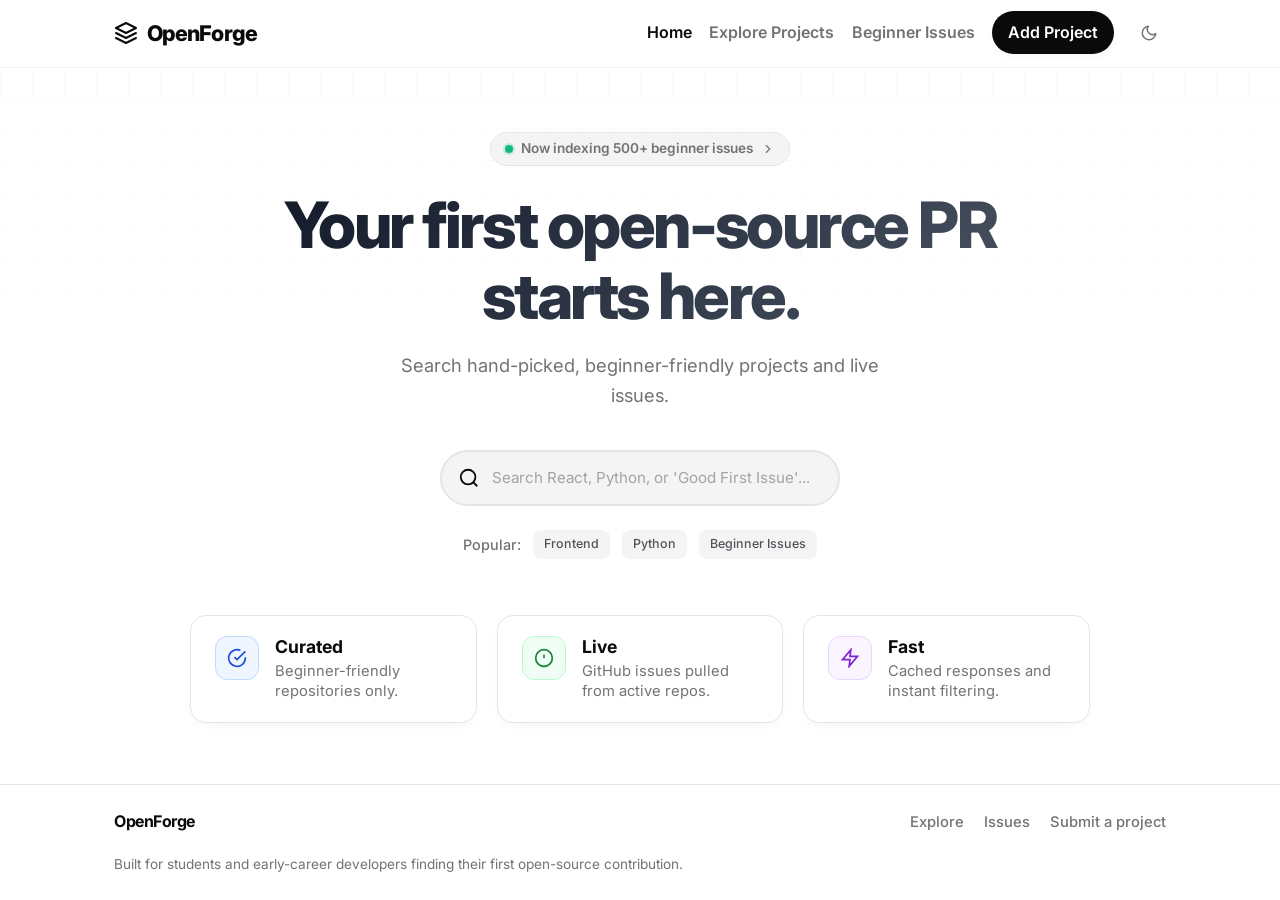
<file: frontend/index.html>
<!DOCTYPE html>
<html lang="en">
<head>
    <meta charset="UTF-8">
    <meta name="viewport" content="width=device-width, initial-scale=1.0">
    <meta name="description" content="OpenForge helps beginners discover curated open-source projects and good-first issues to make their first contribution.">
    <title>OpenForge | Home</title>
    <link rel="icon" href="data:image/svg+xml,%3Csvg xmlns='http://www.w3.org/2000/svg' viewBox='0 0 24 24' fill='none' stroke='%230a0a0a' stroke-width='2'%3E%3Cpath d='M12 2L2 7l10 5 10-5-10-5zM2 17l10 5 10-5M2 12l10 5 10-5'/%3E%3C/svg%3E">
    <link rel="stylesheet" href="style.css">
    <script>
        (function() {
            const savedTheme = localStorage.getItem("theme") || (window.matchMedia("(prefers-color-scheme: dark)").matches ? "dark" : "light");
            if (savedTheme === "dark") {
                document.documentElement.setAttribute("data-theme", "dark");
            }
        })();
    </script>
</head>
<body>
    <a href="#main-content" class="skip-link">Skip to main content</a>

    <!-- 1. THE NAVIGATION BAR (Restored to the very top) -->
    <nav class="site-nav" aria-label="Main navigation">
        <div class="nav-container">
            <a href="index.html" class="logo">
                <svg width="24" height="24" viewBox="0 0 24 24" fill="none" stroke="currentColor" stroke-width="2" stroke-linecap="round" stroke-linejoin="round" aria-hidden="true">
                    <path d="M12 2L2 7l10 5 10-5-10-5zM2 17l10 5 10-5M2 12l10 5 10-5"></path>
                </svg>
                OpenForge
            </a>
            <button class="nav-toggle" type="button" aria-label="Toggle navigation" aria-expanded="false" aria-controls="primary-nav">
                <svg width="24" height="24" viewBox="0 0 24 24" fill="none" stroke="currentColor" stroke-width="2" aria-hidden="true">
                    <line x1="3" y1="12" x2="21" y2="12"></line>
                    <line x1="3" y1="6" x2="21" y2="6"></line>
                    <line x1="3" y1="18" x2="21" y2="18"></line>
                </svg>
            </button>
            <ul class="nav-links" id="primary-nav">
                <li><a href="index.html" class="active" aria-current="page">Home</a></li>
                <li><a href="explore.html">Explore Projects</a></li>
                <li><a href="issues.html">Beginner Issues</a></li>
                <li><a href="add.html" class="nav-btn">Add Project</a></li>
                <li>
                    <button id="theme-toggle" class="theme-btn" aria-label="Toggle Theme" title="Toggle Theme">
                        <svg class="sun-icon" width="18" height="18" viewBox="0 0 24 24" fill="none" stroke="currentColor" stroke-width="2" stroke-linecap="round" stroke-linejoin="round" style="display: none;">
                            <circle cx="12" cy="12" r="5"></circle>
                            <line x1="12" y1="1" x2="12" y2="3"></line>
                            <line x1="12" y1="21" x2="12" y2="23"></line>
                            <line x1="4.22" y1="4.22" x2="5.64" y2="5.64"></line>
                            <line x1="18.36" y1="18.36" x2="19.78" y2="19.78"></line>
                            <line x1="1" y1="12" x2="3" y2="12"></line>
                            <line x1="21" y1="12" x2="23" y2="12"></line>
                            <line x1="4.22" y1="19.78" x2="5.64" y2="18.36"></line>
                            <line x1="18.36" y1="5.64" x2="19.78" y2="4.22"></line>
                        </svg>
                        <svg class="moon-icon" width="18" height="18" viewBox="0 0 24 24" fill="none" stroke="currentColor" stroke-width="2" stroke-linecap="round" stroke-linejoin="round">
                            <path d="M21 12.79A9 9 0 1 1 11.21 3 7 7 0 0 0 21 12.79z"></path>
                        </svg>
                    </button>
                </li>
            </ul>
        </div>
    </nav>

    <!-- 2. THE MAIN HERO SECTION -->
    <main id="main-content" class="container hero">
        
        <!-- Hero Content (Centered Text & Search) -->
        <div class="hero-content">
            <a href="explore.html" class="hero-badge">
                <span class="badge-dot"></span>
                Now indexing 500+ beginner issues
                <svg width="14" height="14" viewBox="0 0 24 24" fill="none" stroke="currentColor" stroke-width="2" stroke-linecap="round" stroke-linejoin="round"><polyline points="9 18 15 12 9 6"></polyline></svg>
            </a>

            <h1>Your first open-source PR starts here.</h1>
            <p>Search hand-picked, beginner-friendly projects and live issues.</p>

            <div class="search-wrapper hero-search-wrapper" role="search" aria-label="Search projects">
                <svg class="search-icon" width="22" height="22" viewBox="0 0 24 24" fill="none" stroke="currentColor" stroke-width="2" aria-hidden="true">
                    <circle cx="11" cy="11" r="8"></circle>
                    <line x1="21" y1="21" x2="16.65" y2="16.65"></line>
                </svg>
                <input type="search" class="search-bar" id="hero-search" placeholder="Search React, Python, or 'Good First Issue'..." aria-label="Search projects">
            </div>

            <div class="hero-quick-links">
                <span class="text-soft">Popular:</span>
                <a href="explore.html?query=frontend" class="tag">Frontend</a>
                <a href="explore.html?query=python" class="tag">Python</a>
                <a href="issues.html" class="tag">Beginner Issues</a>
            </div>
        </div>

        <!-- 3. THE STATS CARDS (Restored classes for cards and colors) -->
        <div class="hero-stats" aria-label="OpenForge highlights">
            <div class="stat">
                <div class="stat-icon bg-blue" aria-hidden="true">
                    <svg width="20" height="20" viewBox="0 0 24 24" fill="none" stroke="currentColor" stroke-width="2">
                        <path d="M22 11.08V12a10 10 0 1 1-5.93-9.14"></path>
                        <polyline points="22 4 12 14.01 9 11.01"></polyline>
                    </svg>
                </div>
                <div class="stat-text">
                    <strong>Curated</strong>
                    <span>Beginner-friendly repositories only.</span>
                </div>
            </div>
            <div class="stat">
                <div class="stat-icon bg-green" aria-hidden="true">
                    <svg width="20" height="20" viewBox="0 0 24 24" fill="none" stroke="currentColor" stroke-width="2">
                        <circle cx="12" cy="12" r="10"></circle>
                        <line x1="12" y1="8" x2="12" y2="12"></line>
                        <line x1="12" y1="16" x2="12.01" y2="16"></line>
                    </svg>
                </div>
                <div class="stat-text">
                    <strong>Live</strong>
                    <span>GitHub issues pulled from active repos.</span>
                </div>
            </div>
            <div class="stat">
                <div class="stat-icon bg-purple" aria-hidden="true">
                    <svg width="20" height="20" viewBox="0 0 24 24" fill="none" stroke="currentColor" stroke-width="2">
                        <polygon points="13 2 3 14 12 14 11 22 21 10 12 10 13 2"></polygon>
                    </svg>
                </div>
                <div class="stat-text">
                    <strong>Fast</strong>
                    <span>Cached responses and instant filtering.</span>
                </div>
            </div>
        </div>
    </main>

    <!-- 4. THE FOOTER -->
    <footer class="site-footer">
        <div class="footer-container">
            <span class="footer-brand">OpenForge</span>
            <ul class="footer-links">
                <li><a href="explore.html">Explore</a></li>
                <li><a href="issues.html">Issues</a></li>
                <li><a href="add.html">Submit a project</a></li>
            </ul>
            <p class="footer-copy">Built for students and early-career developers finding their first open-source contribution.</p>
        </div>
    </footer>

    <script src="config.js"></script>
    <script src="app.js"></script>
</body>
</html>
</file>
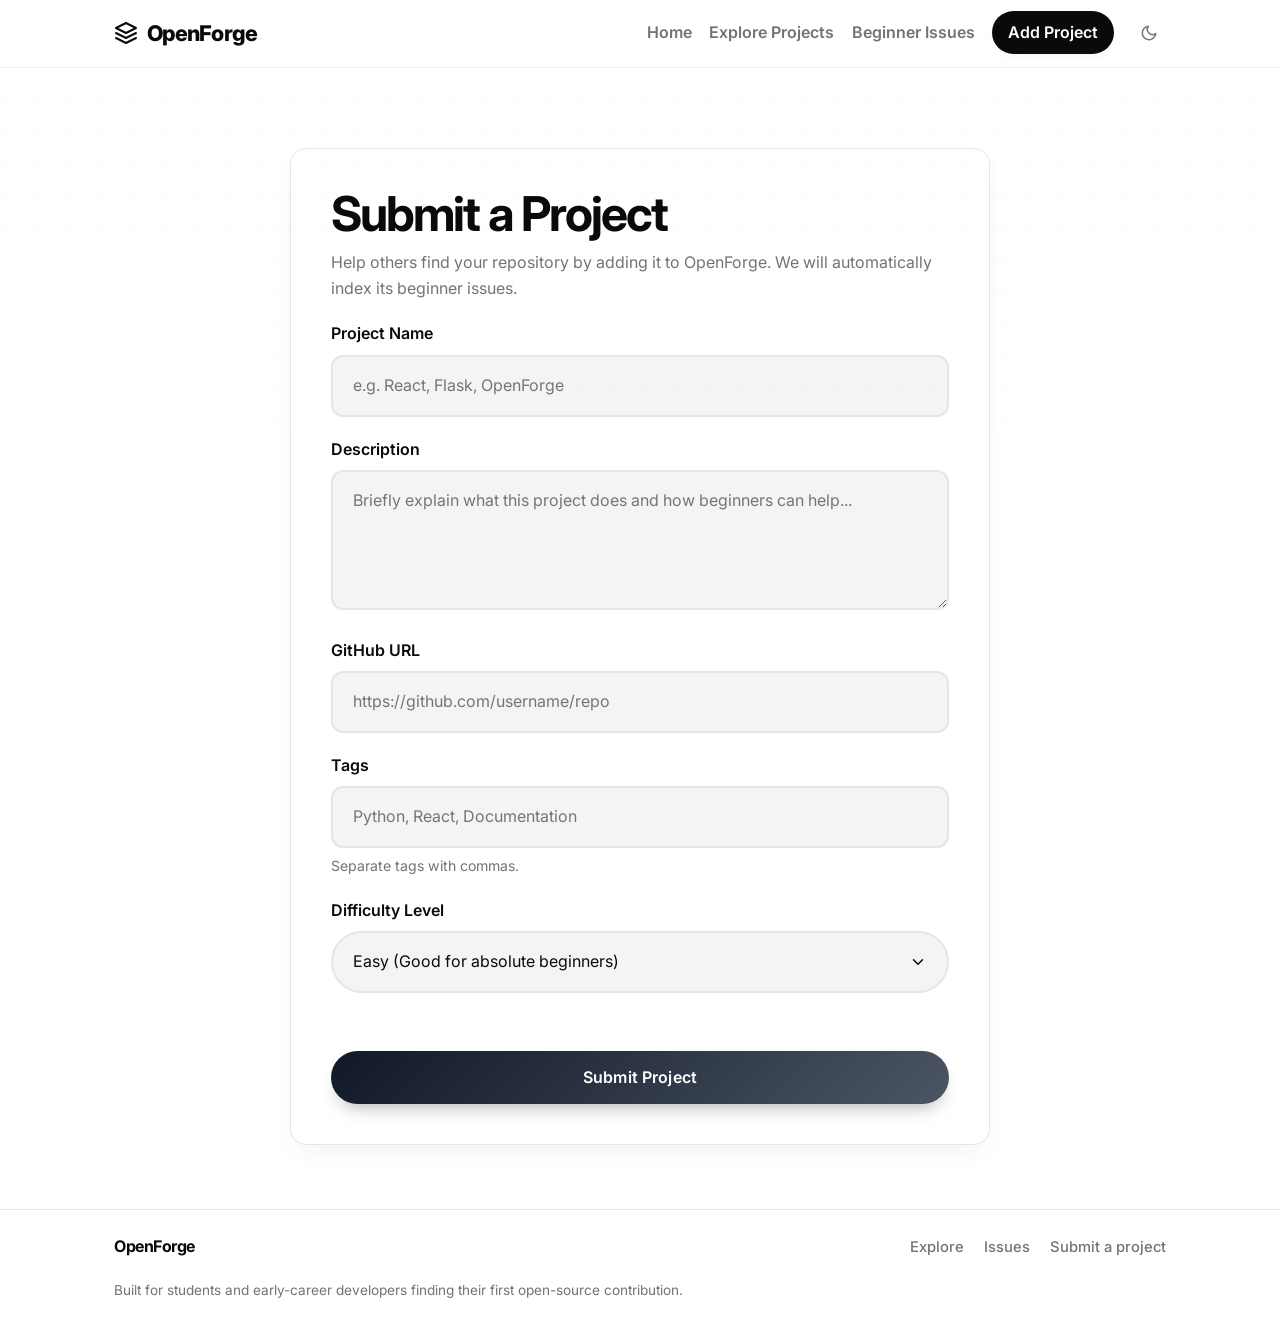
<file: frontend/add.html>
<!DOCTYPE html>
<html lang="en">
<head>
    <meta charset="UTF-8">
    <meta name="viewport" content="width=device-width, initial-scale=1.0">
    <meta name="description" content="Submit an open-source project to OpenForge so others can discover it and its beginner-friendly issues.">
    <title>OpenForge | Add Project</title>
    <link rel="icon" href="data:image/svg+xml,%3Csvg xmlns='http://www.w3.org/2000/svg' viewBox='0 0 24 24' fill='none' stroke='%230a0a0a' stroke-width='2'%3E%3Cpath d='M12 2L2 7l10 5 10-5-10-5zM2 17l10 5 10-5M2 12l10 5 10-5'/%3E%3C/svg%3E">
    <link rel="stylesheet" href="style.css">
    <script>
        (function() {
            const savedTheme = localStorage.getItem("theme") || (window.matchMedia("(prefers-color-scheme: dark)").matches ? "dark" : "light");
            if (savedTheme === "dark") {
                document.documentElement.setAttribute("data-theme", "dark");
            }
        })();
    </script>
</head>
<body>
    <a href="#main-content" class="skip-link">Skip to main content</a>

    <nav class="site-nav" aria-label="Main navigation">
        <div class="nav-container">
            <a href="index.html" class="logo">
                <svg width="24" height="24" viewBox="0 0 24 24" fill="none" stroke="currentColor" stroke-width="2" stroke-linecap="round" stroke-linejoin="round" aria-hidden="true">
                    <path d="M12 2L2 7l10 5 10-5-10-5zM2 17l10 5 10-5M2 12l10 5 10-5"></path>
                </svg>
                OpenForge
            </a>
            <button class="nav-toggle" type="button" aria-label="Toggle navigation" aria-expanded="false" aria-controls="primary-nav">
                <svg width="24" height="24" viewBox="0 0 24 24" fill="none" stroke="currentColor" stroke-width="2" aria-hidden="true">
                    <line x1="3" y1="12" x2="21" y2="12"></line>
                    <line x1="3" y1="6" x2="21" y2="6"></line>
                    <line x1="3" y1="18" x2="21" y2="18"></line>
                </svg>
            </button>
            <ul class="nav-links" id="primary-nav">
                <li><a href="index.html">Home</a></li>
                <li><a href="explore.html">Explore Projects</a></li>
                <li><a href="issues.html">Beginner Issues</a></li>
                <li><a href="add.html" class="active nav-btn" aria-current="page">Add Project</a></li>
                <li>
                    <button id="theme-toggle" class="theme-btn" aria-label="Toggle Theme" title="Toggle Theme">
                        <svg class="sun-icon" width="18" height="18" viewBox="0 0 24 24" fill="none" stroke="currentColor" stroke-width="2" stroke-linecap="round" stroke-linejoin="round" style="display: none;">
                            <circle cx="12" cy="12" r="5"></circle>
                            <line x1="12" y1="1" x2="12" y2="3"></line>
                            <line x1="12" y1="21" x2="12" y2="23"></line>
                            <line x1="4.22" y1="4.22" x2="5.64" y2="5.64"></line>
                            <line x1="18.36" y1="18.36" x2="19.78" y2="19.78"></line>
                            <line x1="1" y1="12" x2="3" y2="12"></line>
                            <line x1="21" y1="12" x2="23" y2="12"></line>
                            <line x1="4.22" y1="19.78" x2="5.64" y2="18.36"></line>
                            <line x1="18.36" y1="5.64" x2="19.78" y2="4.22"></line>
                        </svg>
                        <svg class="moon-icon" width="18" height="18" viewBox="0 0 24 24" fill="none" stroke="currentColor" stroke-width="2" stroke-linecap="round" stroke-linejoin="round">
                            <path d="M21 12.79A9 9 0 1 1 11.21 3 7 7 0 0 0 21 12.79z"></path>
                        </svg>
                    </button>
                </li>
            </ul>
        </div>
    </nav>

    <main id="main-content" class="container page-spacing">
        <div class="form-container">
            <header class="page-intro form-intro">
                <h2>Submit a Project</h2>
                <p class="form-subtext">Help others find your repository by adding it to OpenForge. We will automatically index its beginner issues.</p>
            </header>

            <form id="add-project-form" novalidate>
                <div class="form-group">
                    <label for="name">Project Name</label>
                    <input type="text" id="name" name="name" class="form-input" required maxlength="100" placeholder="e.g. React, Flask, OpenForge" autocomplete="organization">
                </div>

                <div class="form-group">
                    <label for="description">Description</label>
                    <textarea id="description" name="description" class="form-input" rows="4" required maxlength="500" placeholder="Briefly explain what this project does and how beginners can help..."></textarea>
                </div>

                <div class="form-group">
                    <label for="githubUrl">GitHub URL</label>
                    <input type="url" id="githubUrl" name="githubUrl" class="form-input" placeholder="https://github.com/username/repo" required inputmode="url" autocomplete="url">
                </div>

                <div class="form-group">
                    <label for="tags">Tags</label>
                    <input type="text" id="tags" name="tags" class="form-input" placeholder="Python, React, Documentation" required>
                    <small class="field-hint">Separate tags with commas.</small>
                </div>

                <div class="form-group">
                    <label for="difficulty">Difficulty Level</label>
                    <select id="difficulty" name="difficulty" class="form-input filter-control" required>
                        <option value="Easy">Easy (Good for absolute beginners)</option>
                        <option value="Medium">Medium (Requires some framework knowledge)</option>
                        <option value="Hard">Hard (Deep dive into the codebase)</option>
                    </select>
                </div>

                <div id="form-message" class="form-message" role="status" aria-live="polite"></div>

                <button type="submit" class="btn btn-primary btn-full">Submit Project</button>
            </form>
        </div>
    </main>

    <footer class="site-footer">
        <div class="footer-container">
            <span class="footer-brand">OpenForge</span>
            <ul class="footer-links">
                <li><a href="explore.html">Explore</a></li>
                <li><a href="issues.html">Issues</a></li>
                <li><a href="add.html">Submit a project</a></li>
            </ul>
            <p class="footer-copy">Built for students and early-career developers finding their first open-source contribution.</p>
        </div>
    </footer>

    <script src="config.js"></script>
    <script src="app.js"></script>
</body>
</html>
</file>
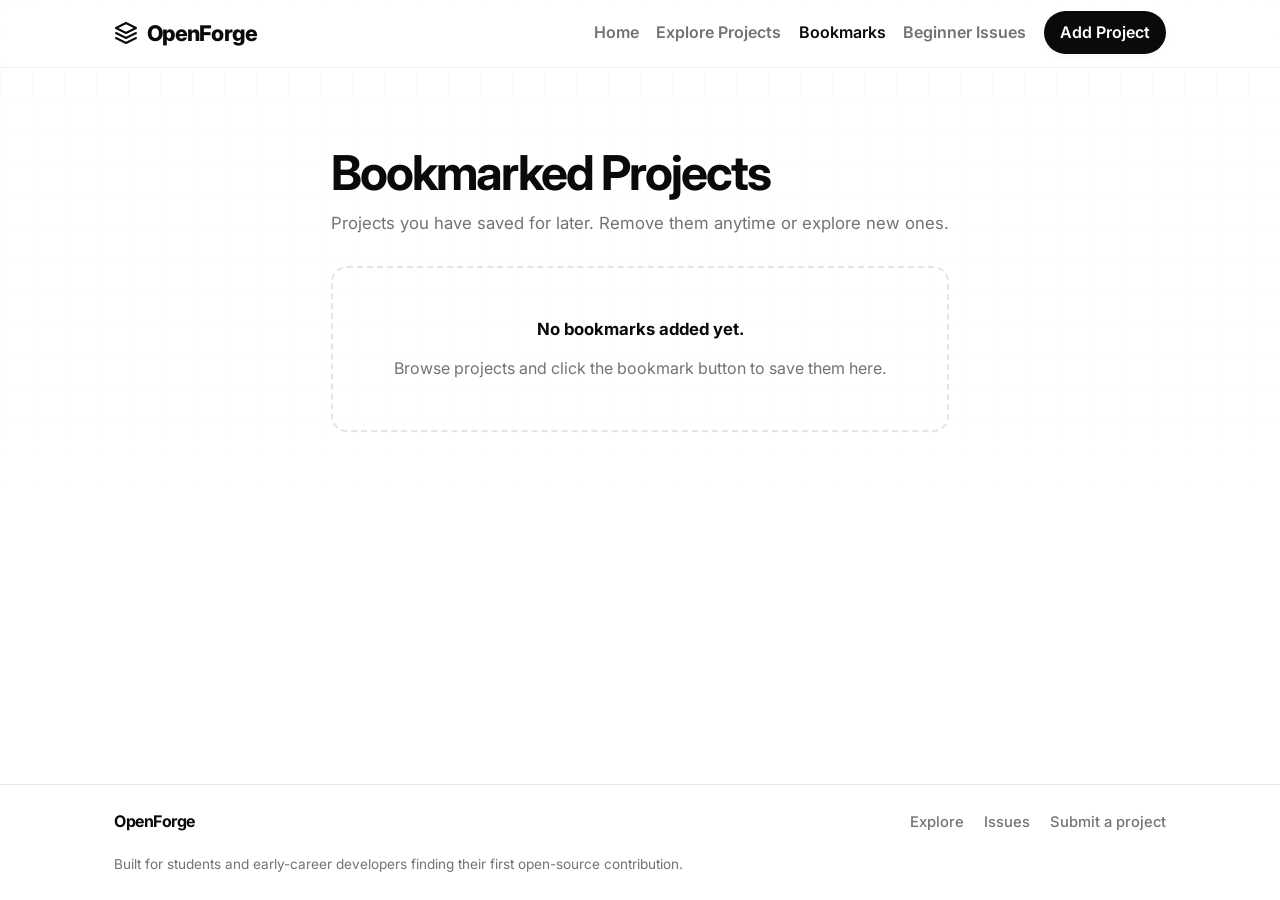
<file: frontend/bookmarks.html>
<!DOCTYPE html>
<html lang="en">
<head>
    <meta charset="UTF-8">
    <meta name="viewport" content="width=device-width, initial-scale=1.0">
    <meta name="description" content="View your bookmarked open-source projects on OpenForge. Save projects for later and track your favorites.">
    <title>OpenForge | Bookmarks</title>
    <link rel="icon" href="data:image/svg+xml,%3Csvg xmlns='http://www.w3.org/2000/svg' viewBox='0 0 24 24' fill='none' stroke='%230a0a0a' stroke-width='2'%3E%3Cpath d='M12 2L2 7l10 5 10-5-10-5zM2 17l10 5 10-5M2 12l10 5 10-5'/%3E%3C/svg%3E">
    <link rel="stylesheet" href="style.css">
</head>
<body>
    <a href="#main-content" class="skip-link">Skip to main content</a>

    <nav class="site-nav" aria-label="Main navigation">
        <div class="nav-container">
            <a href="index.html" class="logo">
                <svg width="24" height="24" viewBox="0 0 24 24" fill="none" stroke="currentColor" stroke-width="2" stroke-linecap="round" stroke-linejoin="round" aria-hidden="true">
                    <path d="M12 2L2 7l10 5 10-5-10-5zM2 17l10 5 10-5M2 12l10 5 10-5"></path>
                </svg>
                OpenForge
            </a>
            <button class="nav-toggle" type="button" aria-label="Toggle navigation" aria-expanded="false" aria-controls="primary-nav">
                <svg width="24" height="24" viewBox="0 0 24 24" fill="none" stroke="currentColor" stroke-width="2" aria-hidden="true">
                    <line x1="3" y1="12" x2="21" y2="12"></line>
                    <line x1="3" y1="6" x2="21" y2="6"></line>
                    <line x1="3" y1="18" x2="21" y2="18"></line>
                </svg>
            </button>
            <ul class="nav-links" id="primary-nav">
                <li><a href="index.html">Home</a></li>
                <li><a href="explore.html">Explore Projects</a></li>
                <li><a href="bookmarks.html" class="active" aria-current="page">Bookmarks</a></li>
                <li><a href="issues.html">Beginner Issues</a></li>
                <li><a href="add.html" class="nav-btn">Add Project</a></li>
            </ul>
        </div>
    </nav>

    <main id="main-content" class="container page-spacing max-width-xl">
        <header class="page-header">
            <h2>Bookmarked Projects</h2>
            <p class="text-muted text-lg">Projects you have saved for later. Remove them anytime or explore new ones.</p>
        </header>

        <div class="grid projects-grid" id="bookmarks-container" aria-live="polite">
            <div class="status-panel" role="status">
                <strong>No bookmarks added yet.</strong>
                <p>Browse projects and click the bookmark button to save them here.</p>
            </div>
        </div>
    </main>

    <footer class="site-footer">
        <div class="footer-container">
            <span class="footer-brand">OpenForge</span>
            <ul class="footer-links">
                <li><a href="explore.html">Explore</a></li>
                <li><a href="issues.html">Issues</a></li>
                <li><a href="add.html">Submit a project</a></li>
            </ul>
            <p class="footer-copy">Built for students and early-career developers finding their first open-source contribution.</p>
        </div>
    </footer>

    <script src="config.js"></script>
    <script src="app.js"></script>
    <script src="bookmarks.js"></script>
</body>
</html>
</file>
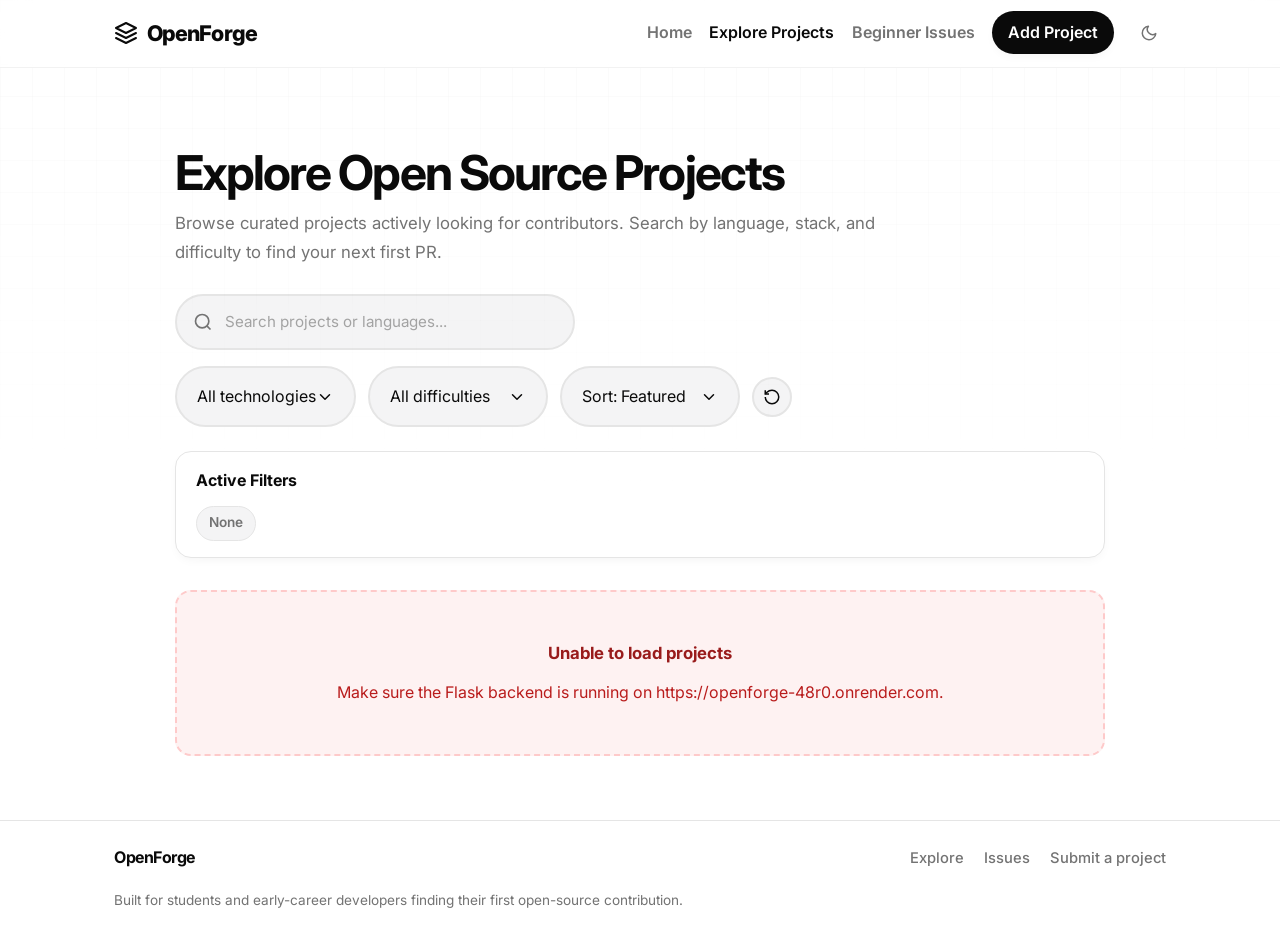
<file: frontend/explore.html>
<!DOCTYPE html>
<html lang="en">
<head>
    <meta charset="UTF-8">
    <meta name="viewport" content="width=device-width, initial-scale=1.0">
    <meta name="description" content="Browse curated open-source projects on OpenForge. Filter by technology, difficulty, and search terms.">
    <title>OpenForge | Explore</title>
    <link rel="icon" href="data:image/svg+xml,%3Csvg xmlns='http://www.w3.org/2000/svg' viewBox='0 0 24 24' fill='none' stroke='%230a0a0a' stroke-width='2'%3E%3Cpath d='M12 2L2 7l10 5 10-5-10-5zM2 17l10 5 10-5M2 12l10 5 10-5'/%3E%3C/svg%3E">
    <link rel="stylesheet" href="style.css">
    <script>
        (function() {
            const savedTheme = localStorage.getItem("theme") || (window.matchMedia("(prefers-color-scheme: dark)").matches ? "dark" : "light");
            if (savedTheme === "dark") {
                document.documentElement.setAttribute("data-theme", "dark");
            }
        })();
    </script>
</head>
<body>
    <a href="#main-content" class="skip-link">Skip to main content</a>

    <nav class="site-nav" aria-label="Main navigation">
        <div class="nav-container">
            <a href="index.html" class="logo">
                <svg width="24" height="24" viewBox="0 0 24 24" fill="none" stroke="currentColor" stroke-width="2" stroke-linecap="round" stroke-linejoin="round" aria-hidden="true">
                    <path d="M12 2L2 7l10 5 10-5-10-5zM2 17l10 5 10-5M2 12l10 5 10-5"></path>
                </svg>
                OpenForge
            </a>
            <button class="nav-toggle" type="button" aria-label="Toggle navigation" aria-expanded="false" aria-controls="primary-nav">
                <svg width="24" height="24" viewBox="0 0 24 24" fill="none" stroke="currentColor" stroke-width="2" aria-hidden="true">
                    <line x1="3" y1="12" x2="21" y2="12"></line>
                    <line x1="3" y1="6" x2="21" y2="6"></line>
                    <line x1="3" y1="18" x2="21" y2="18"></line>
                </svg>
            </button>
            <ul class="nav-links" id="primary-nav">
                <li><a href="index.html">Home</a></li>
                <li><a href="explore.html" class="active" aria-current="page">Explore Projects</a></li>
                <li><a href="issues.html">Beginner Issues</a></li>
                <li><a href="add.html" class="nav-btn">Add Project</a></li>
                <li>
                    <button id="theme-toggle" class="theme-btn" aria-label="Toggle Theme" title="Toggle Theme">
                        <svg class="sun-icon" width="18" height="18" viewBox="0 0 24 24" fill="none" stroke="currentColor" stroke-width="2" stroke-linecap="round" stroke-linejoin="round" style="display: none;">
                            <circle cx="12" cy="12" r="5"></circle>
                            <line x1="12" y1="1" x2="12" y2="3"></line>
                            <line x1="12" y1="21" x2="12" y2="23"></line>
                            <line x1="4.22" y1="4.22" x2="5.64" y2="5.64"></line>
                            <line x1="18.36" y1="18.36" x2="19.78" y2="19.78"></line>
                            <line x1="1" y1="12" x2="3" y2="12"></line>
                            <line x1="21" y1="12" x2="23" y2="12"></line>
                            <line x1="4.22" y1="19.78" x2="5.64" y2="18.36"></line>
                            <line x1="18.36" y1="5.64" x2="19.78" y2="4.22"></line>
                        </svg>
                        <svg class="moon-icon" width="18" height="18" viewBox="0 0 24 24" fill="none" stroke="currentColor" stroke-width="2" stroke-linecap="round" stroke-linejoin="round">
                            <path d="M21 12.79A9 9 0 1 1 11.21 3 7 7 0 0 0 21 12.79z"></path>
                        </svg>
                    </button>
                </li>
            </ul>
        </div>
    </nav>

    <main id="main-content" class="container page-spacing max-width-xl">
        <header class="page-header">
            <h2>Explore Open Source Projects</h2>
            <p class="text-muted text-lg">Browse curated projects actively looking for contributors. Search by language, stack, and difficulty to find your next first PR.</p>
        </header>

        <div class="controls-bar">
            <div class="search-wrapper inline-search" role="search" aria-label="Search projects">
                <svg class="search-icon" width="20" height="20" viewBox="0 0 24 24" fill="none" stroke="currentColor" stroke-width="2" aria-hidden="true">
                    <circle cx="11" cy="11" r="8"></circle>
                    <line x1="21" y1="21" x2="16.65" y2="16.65"></line>
                </svg>
                <input id="project-search" class="search-bar" type="search" placeholder="Search projects or languages..." aria-label="Search projects">
            </div>

            <div class="filter-group">
                <div class="select-wrapper">
                    <label for="tag-filter" class="visually-hidden">Filter by technology</label>
                    <select id="tag-filter" class="filter-control">
                        <option value="">All technologies</option>
                    </select>
                </div>

                <div class="select-wrapper">
                    <label for="difficulty-filter" class="visually-hidden">Filter by difficulty</label>
                    <select id="difficulty-filter" class="filter-control">
                        <option value="">All difficulties</option>
                        <option value="Easy">Easy</option>
                        <option value="Medium">Medium</option>
                        <option value="Hard">Hard</option>
                    </select>
                </div>

                <div class="select-wrapper">
                    <label for="sort-filter" class="visually-hidden">Sort projects</label>
                    <select id="sort-filter" class="filter-control">
                        <option value="">Sort: Featured</option>
                        <option value="name">Name (A-Z)</option>
                        <option value="difficulty">Difficulty</option>
                        <option value="oldest">Oldest</option>
                    </select>
                </div>

                <button type="button" id="reset-project-filters" class="btn btn-secondary btn-icon" title="Reset filters" aria-label="Reset filters">
                    <svg width="18" height="18" viewBox="0 0 24 24" fill="none" stroke="currentColor" stroke-width="2" aria-hidden="true">
                        <path d="M3 12a9 9 0 1 0 9-9 9.75 9.75 0 0 0-6.74 2.74L3 8"></path>
                        <polyline points="3 3 3 8 8 8"></polyline>
                    </svg>
                </button>
            </div>
        </div>

        <section
  class="active-filters-summary"
  aria-live="polite"
  aria-label="Active project filters"
>
  <h3>Active Filters</h3>
  <div id="active-filters-list" class="active-filters-list">
    <span class="filter-chip">None</span>
  </div>
</section>

        <div class="grid projects-grid" id="projects-container" aria-live="polite" aria-busy="true">
            <div class="status-panel" role="status">
                <div class="spinner" aria-hidden="true"></div>
                <strong>Loading projects</strong>
                <p>Fetching curated repositories from OpenForge...</p>
            </div>
        </div>
    </main>

    <footer class="site-footer">
        <div class="footer-container">
            <span class="footer-brand">OpenForge</span>
            <ul class="footer-links">
                <li><a href="explore.html">Explore</a></li>
                <li><a href="issues.html">Issues</a></li>
                <li><a href="add.html">Submit a project</a></li>
            </ul>
            <p class="footer-copy">Built for students and early-career developers finding their first open-source contribution.</p>
        </div>
    </footer>

    <script src="config.js"></script>
    <script src="app.js"></script>
</body>
</html>
</file>
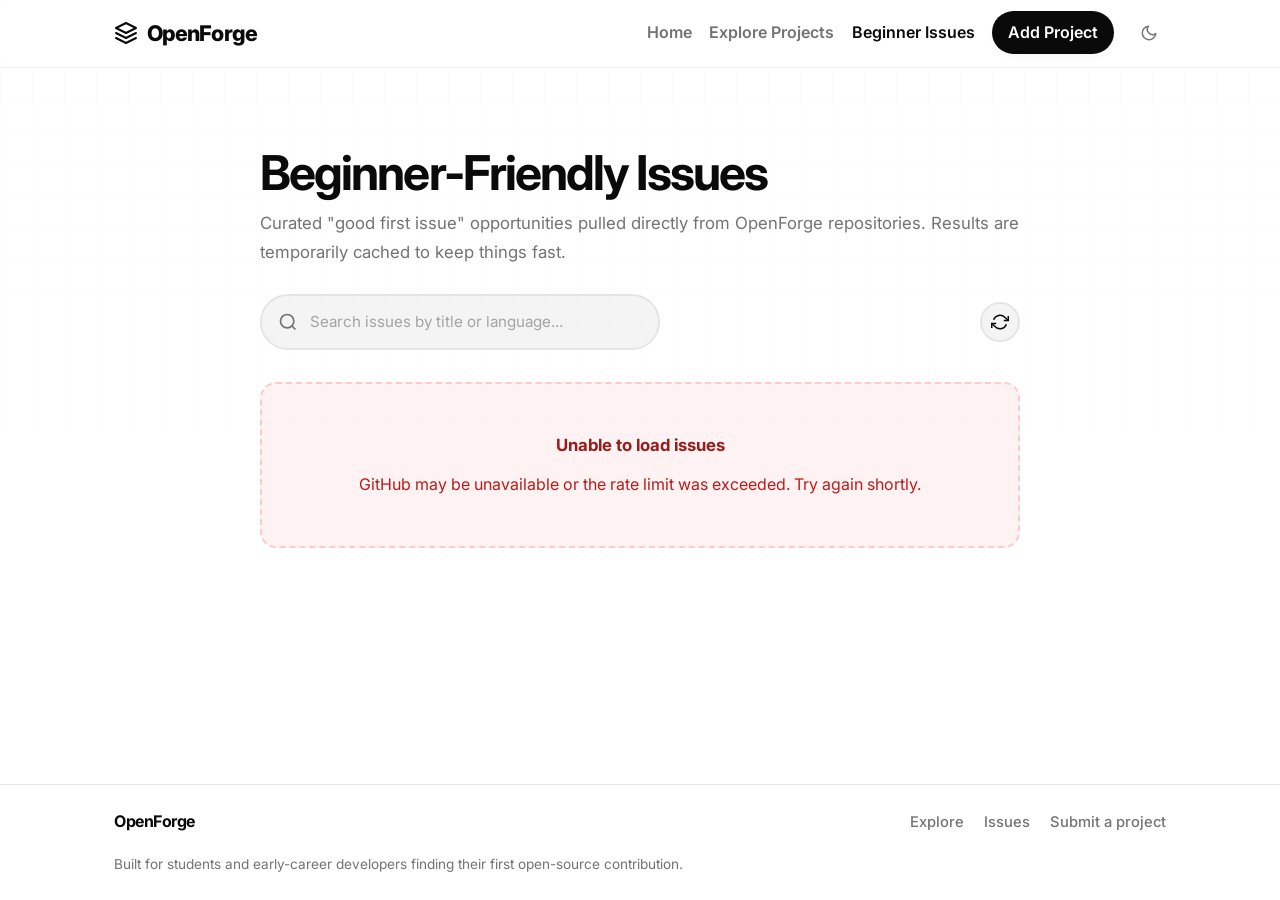
<file: frontend/issues.html>
<!DOCTYPE html>
<html lang="en">
<head>
    <meta charset="UTF-8">
    <meta name="viewport" content="width=device-width, initial-scale=1.0">
    <meta name="description" content="Find beginner-friendly good-first issues from OpenForge repositories, pulled live from GitHub.">
    <title>OpenForge | Beginner Issues</title>
    <link rel="icon" href="data:image/svg+xml,%3Csvg xmlns='http://www.w3.org/2000/svg' viewBox='0 0 24 24' fill='none' stroke='%230a0a0a' stroke-width='2'%3E%3Cpath d='M12 2L2 7l10 5 10-5-10-5zM2 17l10 5 10-5M2 12l10 5 10-5'/%3E%3C/svg%3E">
    <link rel="stylesheet" href="style.css">
    <script>
        (function() {
            const savedTheme = localStorage.getItem("theme") || (window.matchMedia("(prefers-color-scheme: dark)").matches ? "dark" : "light");
            if (savedTheme === "dark") {
                document.documentElement.setAttribute("data-theme", "dark");
            }
        })();
    </script>
</head>
<body>
    <a href="#main-content" class="skip-link">Skip to main content</a>

    <nav class="site-nav" aria-label="Main navigation">
        <div class="nav-container">
            <a href="index.html" class="logo">
                <svg width="24" height="24" viewBox="0 0 24 24" fill="none" stroke="currentColor" stroke-width="2" stroke-linecap="round" stroke-linejoin="round" aria-hidden="true">
                    <path d="M12 2L2 7l10 5 10-5-10-5zM2 17l10 5 10-5M2 12l10 5 10-5"></path>
                </svg>
                OpenForge
            </a>
            <button class="nav-toggle" type="button" aria-label="Toggle navigation" aria-expanded="false" aria-controls="primary-nav">
                <svg width="24" height="24" viewBox="0 0 24 24" fill="none" stroke="currentColor" stroke-width="2" aria-hidden="true">
                    <line x1="3" y1="12" x2="21" y2="12"></line>
                    <line x1="3" y1="6" x2="21" y2="6"></line>
                    <line x1="3" y1="18" x2="21" y2="18"></line>
                </svg>
            </button>
            <ul class="nav-links" id="primary-nav">
                <li><a href="index.html">Home</a></li>
                <li><a href="explore.html">Explore Projects</a></li>
                <li><a href="issues.html" class="active" aria-current="page">Beginner Issues</a></li>
                <li><a href="add.html" class="nav-btn">Add Project</a></li>
                <li>
                    <button id="theme-toggle" class="theme-btn" aria-label="Toggle Theme" title="Toggle Theme">
                        <svg class="sun-icon" width="18" height="18" viewBox="0 0 24 24" fill="none" stroke="currentColor" stroke-width="2" stroke-linecap="round" stroke-linejoin="round" style="display: none;">
                            <circle cx="12" cy="12" r="5"></circle>
                            <line x1="12" y1="1" x2="12" y2="3"></line>
                            <line x1="12" y1="21" x2="12" y2="23"></line>
                            <line x1="4.22" y1="4.22" x2="5.64" y2="5.64"></line>
                            <line x1="18.36" y1="18.36" x2="19.78" y2="19.78"></line>
                            <line x1="1" y1="12" x2="3" y2="12"></line>
                            <line x1="21" y1="12" x2="23" y2="12"></line>
                            <line x1="4.22" y1="19.78" x2="5.64" y2="18.36"></line>
                            <line x1="18.36" y1="5.64" x2="19.78" y2="4.22"></line>
                        </svg>
                        <svg class="moon-icon" width="18" height="18" viewBox="0 0 24 24" fill="none" stroke="currentColor" stroke-width="2" stroke-linecap="round" stroke-linejoin="round">
                            <path d="M21 12.79A9 9 0 1 1 11.21 3 7 7 0 0 0 21 12.79z"></path>
                        </svg>
                    </button>
                </li>
            </ul>
        </div>
    </nav>

    <main id="main-content" class="container page-spacing max-width-xl">
        <header class="page-header">
            <h2>Beginner-Friendly Issues</h2>
            <p class="text-muted text-lg">Curated "good first issue" opportunities pulled directly from OpenForge repositories. Results are temporarily cached to keep things fast.</p>
        </header>

        <div class="controls-bar">
            <div class="search-wrapper inline-search" role="search" aria-label="Search issues">
                <svg class="search-icon" width="20" height="20" viewBox="0 0 24 24" fill="none" stroke="currentColor" stroke-width="2" aria-hidden="true">
                    <circle cx="11" cy="11" r="8"></circle>
                    <line x1="21" y1="21" x2="16.65" y2="16.65"></line>
                </svg>
                <input id="issue-search" class="search-bar" type="search" placeholder="Search issues by title or language..." aria-label="Search issues">
            </div>

            <button type="button" id="refresh-issues" class="btn btn-secondary btn-icon" title="Refresh live feed" aria-label="Refresh live feed">
                <svg width="18" height="18" viewBox="0 0 24 24" fill="none" stroke="currentColor" stroke-width="2" aria-hidden="true">
                    <polyline points="23 4 23 10 17 10"></polyline>
                    <polyline points="1 20 1 14 7 14"></polyline>
                    <path d="M3.51 9a9 9 0 0 1 14.85-3.36L23 10M1 14l4.64 4.36A9 9 0 0 0 20.49 15"></path>
                </svg>
            </button>
        </div>

        <div class="grid projects-grid" id="issues-container" aria-live="polite" aria-busy="true"></div>
    </main>

    <footer class="site-footer">
        <div class="footer-container">
            <span class="footer-brand">OpenForge</span>
            <ul class="footer-links">
                <li><a href="explore.html">Explore</a></li>
                <li><a href="issues.html">Issues</a></li>
                <li><a href="add.html">Submit a project</a></li>
            </ul>
            <p class="footer-copy">Built for students and early-career developers finding their first open-source contribution.</p>
        </div>
    </footer>

    <script src="config.js"></script>
    <script src="app.js"></script>
</body>
</html>
</file>
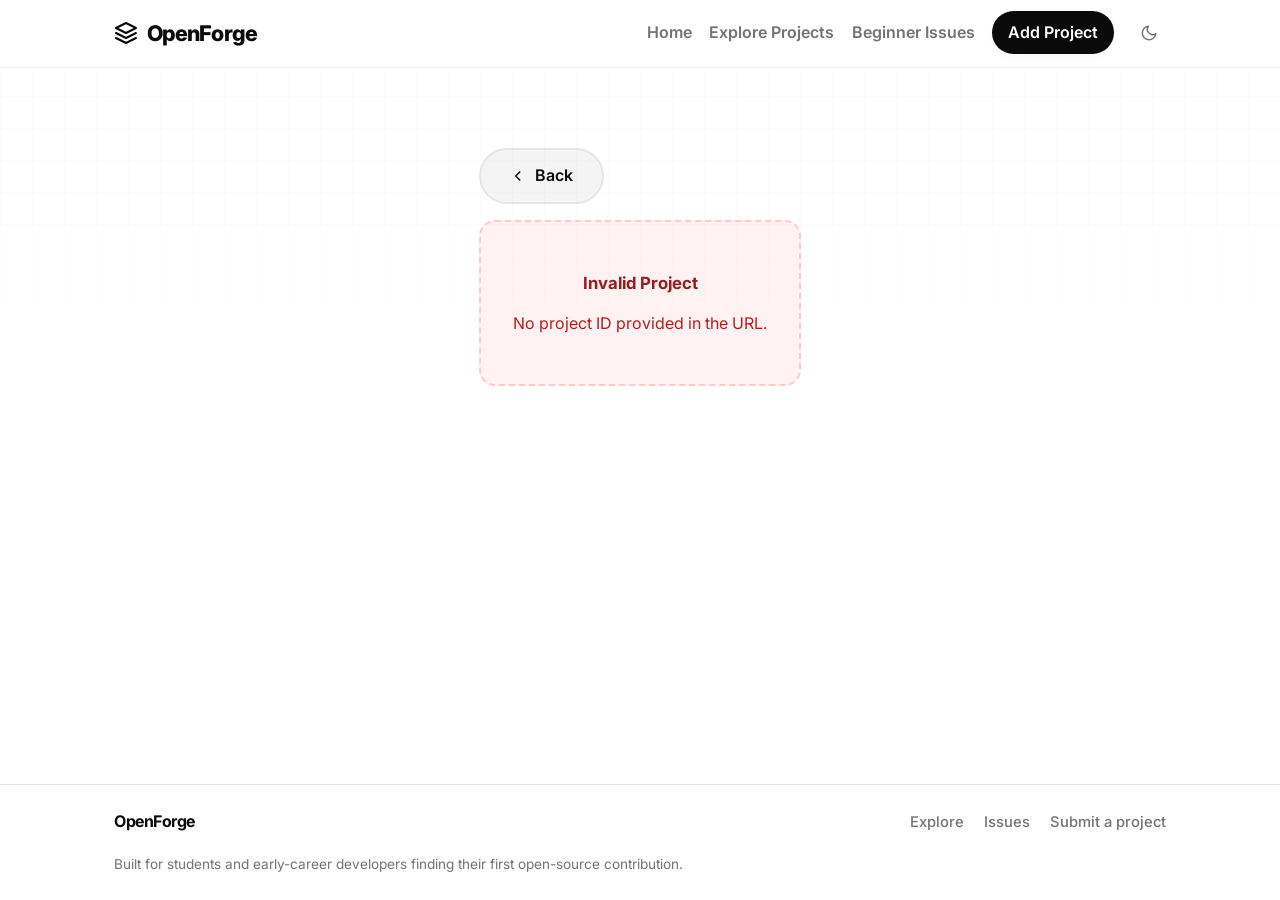
<file: frontend/project.html>
<!DOCTYPE html>
<html lang="en">
<head>
    <meta charset="UTF-8">
    <meta name="viewport" content="width=device-width, initial-scale=1.0">
    <meta name="description" content="View detailed project information, statistics, topics, and good first issues on OpenForge.">
    <title>OpenForge | Project Details</title>
    <link rel="icon" href="data:image/svg+xml,%3Csvg xmlns='http://www.w3.org/2000/svg' viewBox='0 0 24 24' fill='none' stroke='%230a0a0a' stroke-width='2'%3E%3Cpath d='M12 2L2 7l10 5 10-5-10-5zM2 17l10 5 10-5M2 12l10 5 10-5'/%3E%3C/svg%3E">
    <link rel="stylesheet" href="style.css">
    <script>
        (function() {
            const savedTheme = localStorage.getItem("theme") || (window.matchMedia("(prefers-color-scheme: dark)").matches ? "dark" : "light");
            if (savedTheme === "dark") {
                document.documentElement.setAttribute("data-theme", "dark");
            }
        })();
    </script>
</head>
<body>
    <a href="#main-content" class="skip-link">Skip to main content</a>

    <nav class="site-nav" aria-label="Main navigation">
        <div class="nav-container">
            <a href="index.html" class="logo">
                <svg width="24" height="24" viewBox="0 0 24 24" fill="none" stroke="currentColor" stroke-width="2" stroke-linecap="round" stroke-linejoin="round" aria-hidden="true">
                    <path d="M12 2L2 7l10 5 10-5-10-5zM2 17l10 5 10-5M2 12l10 5 10-5"></path>
                </svg>
                OpenForge
            </a>
            <button class="nav-toggle" type="button" aria-label="Toggle navigation" aria-expanded="false" aria-controls="primary-nav">
                <svg width="24" height="24" viewBox="0 0 24 24" fill="none" stroke="currentColor" stroke-width="2" aria-hidden="true">
                    <line x1="3" y1="12" x2="21" y2="12"></line>
                    <line x1="3" y1="6" x2="21" y2="6"></line>
                    <line x1="3" y1="18" x2="21" y2="18"></line>
                </svg>
            </button>
            <ul class="nav-links" id="primary-nav">
                <li><a href="index.html">Home</a></li>
                <li><a href="explore.html">Explore Projects</a></li>
                <li><a href="issues.html">Beginner Issues</a></li>
                <li><a href="add.html" class="nav-btn">Add Project</a></li>
                <li>
                    <button id="theme-toggle" class="theme-btn" aria-label="Toggle Theme" title="Toggle Theme">
                        <svg class="sun-icon" width="18" height="18" viewBox="0 0 24 24" fill="none" stroke="currentColor" stroke-width="2" stroke-linecap="round" stroke-linejoin="round">
                            <circle cx="12" cy="12" r="5"></circle>
                            <line x1="12" y1="1" x2="12" y2="3"></line>
                            <line x1="12" y1="21" x2="12" y2="23"></line>
                            <line x1="4.22" y1="4.22" x2="5.64" y2="5.64"></line>
                            <line x1="18.36" y1="18.36" x2="19.78" y2="19.78"></line>
                            <line x1="1" y1="12" x2="3" y2="12"></line>
                            <line x1="21" y1="12" x2="23" y2="12"></line>
                            <line x1="4.22" y1="19.78" x2="5.64" y2="18.36"></line>
                            <line x1="18.36" y1="5.64" x2="19.78" y2="4.22"></line>
                        </svg>
                        <svg class="moon-icon" width="18" height="18" viewBox="0 0 24 24" fill="none" stroke="currentColor" stroke-width="2" stroke-linecap="round" stroke-linejoin="round">
                            <path d="M21 12.79A9 9 0 1 1 11.21 3 7 7 0 0 0 21 12.79z"></path>
                        </svg>
                    </button>
                </li>
            </ul>
        </div>
    </nav>

    <main id="main-content" class="container page-spacing max-width-xl">
        <a href="javascript:history.back()" class="btn btn-secondary back-btn">
            <svg width="18" height="18" viewBox="0 0 24 24" fill="none" stroke="currentColor" stroke-width="2" aria-hidden="true"><polyline points="15 18 9 12 15 6"></polyline></svg>
            Back
        </a>
        
        <div id="project-details-container" aria-live="polite" aria-busy="true">
            <div class="status-panel" role="status">
                <div class="spinner" aria-hidden="true"></div>
                <strong>Loading project details</strong>
                <p>Fetching curated repository details from OpenForge...</p>
            </div>
        </div>
    </main>

    <footer class="site-footer">
        <div class="footer-container">
            <span class="footer-brand">OpenForge</span>
            <ul class="footer-links">
                <li><a href="explore.html">Explore</a></li>
                <li><a href="issues.html">Issues</a></li>
                <li><a href="add.html">Submit a project</a></li>
            </ul>
            <p class="footer-copy">Built for students and early-career developers finding their first open-source contribution.</p>
        </div>
    </footer>

    <script src="config.js"></script>
    <script src="app.js"></script>
</body>
</html>
</file>
<file: frontend/style.css>
@import url("https://fonts.googleapis.com/css2?family=Inter:wght@400;500;600;700;800&display=swap");

/* ============================================================
   DESIGN TOKENS
   ============================================================ */

:root {
    --bg: #ffffff;
    --surface: #ffffff;
    --surface-strong: #f4f4f5;
    --surface-muted: #fafafa;
    --text: #0a0a0a;
    --text-soft: #737373;
    --border: #e5e5e5;
    --primary: #0a0a0a;
    --primary-deep: #000000;
    --primary-soft: rgba(0, 0, 0, 0.04);
    --secondary: #ffffff;

    /* Modern UI Additions */
    --accent-gradient: linear-gradient(135deg, #111827 0%, #4b5563 100%);
    --primary-glow: 0 10px 20px -10px rgba(10, 10, 10, 0.4);
    --shadow-lg: 0 10px 30px -10px rgba(0, 0, 0, 0.08);
    --shadow-md: 0 4px 12px -4px rgba(0, 0, 0, 0.06);

    /* Modern Softer Radii */
    --radius-lg: 16px;
    --radius-md: 12px;
    --radius-sm: 8px;
    --radius-pill: 9999px;

    /* Semantic Tokens */
    --input-bg: #f4f4f5;
    --input-bg-focus: #ffffff;
    --tag-bg: #f4f4f5;
    --tag-color: #52525b;
    --tag-bg-hover: #e4e4e7;
    --tag-color-hover: #18181b;
    --card-border: rgba(229, 229, 229, 0.8);
    --card-border-hover: #d4d4d8;
    --dropdown-bg: rgba(255, 255, 255, 0.95);
    --dropdown-shadow: rgba(0, 0, 0, 0.15);
    --focus-ring: rgba(10, 10, 10, 0.08);
}

[data-theme="dark"] {
    --bg: #0a0a0a;
    --surface: #171717;
    --surface-strong: #262626;
    --surface-muted: #1a1a1a;
    --text: #ffffff;
    --text-soft: #a3a3a3;
    --border: #333333;
    --primary: #ffffff;
    --primary-deep: #f5f5f5;
    --primary-soft: rgba(255, 255, 255, 0.1);
    --secondary: #0a0a0a;

    --accent-gradient: linear-gradient(135deg, #4b5563 0%, #111827 100%);
    --primary-glow: 0 10px 20px -10px rgba(255, 255, 255, 0.4);
    --shadow-lg: 0 10px 30px -10px rgba(0, 0, 0, 0.4);
    --shadow-md: 0 4px 12px -4px rgba(0, 0, 0, 0.3);

    /* Semantic Tokens */
    --input-bg: #1e1e1e;
    --input-bg-focus: #262626;
    --tag-bg: #262626;
    --tag-color: #a3a3a3;
    --tag-bg-hover: #333333;
    --tag-color-hover: #ffffff;
    --card-border: #262626;
    --card-border-hover: #444444;
    --dropdown-bg: rgba(23, 23, 23, 0.95);
    --dropdown-shadow: rgba(0, 0, 0, 0.5);
    --focus-ring: rgba(255, 255, 255, 0.1);
}

/* ============================================================
   BASE
   ============================================================ */

*,
*::before,
*::after {
    box-sizing: border-box;
    margin: 0;
    padding: 0;
}

html {
    scroll-behavior: smooth;
}

body {
    min-height: 100vh;
    display: flex;
    flex-direction: column;
    color: var(--text);
    line-height: 1.6;
    background: var(--bg);
    font-family: "Inter", "Segoe UI", Tahoma, Geneva, Verdana, sans-serif;
}

body::before {
    content: "";
    position: fixed;
    inset: 0;
    pointer-events: none;
    background-image:
        linear-gradient(rgba(0, 0, 0, 0.03) 1px, transparent 1px),
        linear-gradient(90deg, rgba(0, 0, 0, 0.03) 1px, transparent 1px);
    background-size: 32px 32px;
    -webkit-mask-image: linear-gradient(180deg, rgba(0, 0, 0, 1), transparent 60%);
    mask-image: linear-gradient(180deg, rgba(0, 0, 0, 1), transparent 60%);
    opacity: 0.6;
}

[data-theme="dark"] body::before {
    background-image:
        linear-gradient(rgba(255, 255, 255, 0.05) 1px, transparent 1px),
        linear-gradient(90deg, rgba(255, 255, 255, 0.05) 1px, transparent 1px);
}

a {
    color: inherit;
}

button,
input,
select,
textarea {
    font: inherit;
}

button:focus-visible,
a:focus-visible,
input:focus-visible,
select:focus-visible,
textarea:focus-visible {
    outline: 3px solid rgba(0, 0, 0, 0.18);
    outline-offset: 3px;
}

.skip-link {
    position: absolute;
    top: -100%;
    left: 1rem;
    z-index: 100;
    padding: 0.6rem 1rem;
    border-radius: var(--radius-md);
    background: var(--primary);
    color: #fff;
    font-weight: 600;
    text-decoration: none;
}

.skip-link:focus {
    top: 1rem;
}

main {
    flex: 1;
}

.text-muted {
    color: var(--text-soft);
}

.text-lg {
    font-size: 1.05rem;
    line-height: 1.7;
}

.visually-hidden {
    position: absolute;
    width: 1px;
    height: 1px;
    padding: 0;
    margin: -1px;
    overflow: hidden;
    clip: rect(0, 0, 0, 0);
    white-space: nowrap;
    border: 0;
}

/* ============================================================
   NAVIGATION
   ============================================================ */

.site-nav {
    position: sticky;
    top: 0;
    z-index: 20;
    border-bottom: 1px solid rgba(229, 229, 229, 0.5);
    background: rgba(255, 255, 255, 0.75);
    -webkit-backdrop-filter: blur(16px);
    backdrop-filter: blur(16px);
}

[data-theme="dark"] .site-nav {
    border-bottom: 1px solid rgba(51, 51, 51, 0.5);
    background: rgba(10, 10, 10, 0.75);
}

.nav-container {
    display: flex;
    align-items: center;
    justify-content: space-between;
    gap: 1rem;
    max-width: 1180px;
    margin: 0 auto;
    padding: 1rem 5%;
}

.logo {
    font-size: 1.35rem;
    font-weight: 800;
    letter-spacing: -0.04em;
    text-decoration: none;
    color: var(--primary);
    display: inline-flex;
    align-items: center;
    gap: 0.55rem;
}

.logo svg {
    color: var(--primary);
}

.nav-links {
    display: flex;
    align-items: center;
    gap: 1.1rem;
    list-style: none;
}

.nav-links a {
    text-decoration: none;
    font-weight: 600;
    color: var(--text-soft);
    transition: color 0.18s ease;
}

.nav-links a:hover,
.nav-links a.active {
    color: var(--primary);
}

.nav-btn {
    padding: 0.7rem 1rem;
    border-radius: var(--radius-pill);
    background: var(--primary);
    color: var(--secondary) !important;
    box-shadow: var(--shadow-md);
}

.nav-btn:hover {
    color: var(--secondary) !important;
    filter: brightness(1.1);
}

.nav-toggle {
    display: none;
    border: 1px solid var(--border);
    border-radius: var(--radius-md);
    padding: 0.55rem 0.95rem;
    background: var(--surface);
    color: var(--text);
    cursor: pointer;
}

.nav-backdrop {
    position: fixed;
    inset: 0;
    background: rgba(0, 0, 0, 0.35);
    z-index: 15;
}

/* ============================================================
   LAYOUT
   ============================================================ */

.container {
    max-width: 1180px;
    margin: 0 auto;
    padding: 2rem 5% 4rem;
}

.max-width-xl {
    max-width: 1180px;
}

.page-spacing {
    padding-top: 5rem;
    /* Clears sticky nav */
    padding-bottom: 4rem;
}

/* ============================================================
   HERO (Modernized & Balanced)
   ============================================================ */

.hero {
    position: relative;
    max-width: 1020px;
    padding: 4rem 0 3.5rem;
    text-align: center;
}

.hero-content {
    max-width: 820px;
    margin: 0 auto 2rem;
    display: flex;
    flex-direction: column;
    align-items: center;
}

/* The modern status badge */
.hero-badge {
    display: inline-flex;
    align-items: center;
    gap: 0.5rem;
    padding: 0.35rem 0.85rem;
    margin-bottom: 1.5rem;
    border-radius: var(--radius-pill);
    background: var(--surface-strong);
    border: 1px solid var(--border);
    font-size: 0.85rem;
    font-weight: 600;
    color: var(--text-soft);
    text-decoration: none;
    transition: all 0.2s ease;
    animation: fadeInUp 0.5s ease-out forwards;
}

.hero-badge:hover {
    background: #e5e5e5;
    color: var(--text);
}

.badge-dot {
    width: 8px;
    height: 8px;
    background: #10b981;
    border-radius: 50%;
    box-shadow: 0 0 0 2px rgba(16, 185, 129, 0.2);
}

.hero h1 {
    max-width: 24ch;
    margin: 0 auto 1.25rem;
    font-size: clamp(2.5rem, 5vw, 4rem);
    line-height: 1.1;
    background: var(--accent-gradient);
    -webkit-background-clip: text;
    background-clip: text;
    -webkit-text-fill-color: transparent;
    letter-spacing: -0.04em;
    font-weight: 800;
}

.hero p {
    max-width: 540px;
    margin: 0 auto 2.5rem;
    font-size: 1.15rem;
    color: var(--text-soft);
}

/* Specific styling for the clean hero search */
.hero-search-wrapper {
    max-width: 500px;
    margin: 0 auto 0;
    padding: 0.4rem 1rem;
    min-height: 48px;
}

.hero-search-wrapper .search-icon {
    color: var(--primary);
}

.hero-quick-links {
    margin-top: 1.5rem;
    display: flex;
    align-items: center;
    justify-content: center;
    gap: 0.75rem;
    flex-wrap: wrap;
    font-size: 0.9rem;
    animation: fadeInUp 0.5s ease-out 0.32s forwards;
    opacity: 0;
}

.hero-quick-links .text-soft {
    color: var(--text-soft);
    font-weight: 500;
}

.hero-quick-links .tag {
    text-decoration: none;
    cursor: pointer;
}

/* ============================================================
   HERO STATS CARDS
   ============================================================ */

.hero-stats {
    display: grid;
    grid-template-columns: repeat(3, minmax(0, 1fr));
    gap: 1.25rem;
    margin: 3.5rem auto 0;
    max-width: 900px;
}

.stat {
    display: flex;
    align-items: flex-start;
    gap: 1rem;
    padding: 1.25rem 1.5rem;
    border-radius: var(--radius-lg);
    border: 1px solid var(--border);
    background: var(--surface);
    box-shadow: var(--shadow-md);
    text-align: left;
    transition: transform 0.2s ease, box-shadow 0.2s ease;
}

.stat:hover {
    transform: translateY(-2px);
    box-shadow: var(--shadow-lg);
}

.nav-btn:hover {
    transform: translateY(-1px);
    box-shadow: var(--shadow-lg);
}

.theme-btn {
    background: transparent;
    border: none;
    cursor: pointer;
    font-size: 1.2rem;
    padding: 0.5rem;
    border-radius: var(--radius-sm);
    display: flex;
    align-items: center;
    justify-content: center;
    transition: background 0.2s ease, color 0.2s ease, transform 0.2s ease;
    color: var(--text-soft);
}

.theme-btn:hover {
    background: var(--primary-soft);
    color: var(--text);
    transform: scale(1.05);
}

.stat-icon {
    display: inline-flex;
    align-items: center;
    justify-content: center;
    flex-shrink: 0;
    width: 44px;
    height: 44px;
    border-radius: var(--radius-md);
    border: 1px solid var(--border);
}

.stat-icon.bg-blue {
    background: #eff6ff;
    color: #1d4ed8;
    border-color: #bfdbfe;
}

.stat-icon.bg-green {
    background: #f0fdf4;
    color: #15803d;
    border-color: #bbf7d0;
}

.stat-icon.bg-purple {
    background: #faf5ff;
    color: #7e22ce;
    border-color: #e9d5ff;
}

.stat-text strong {
    display: block;
    font-size: 1.1rem;
    font-weight: 700;
    line-height: 1.2;
    margin-bottom: 0.25rem;
}

.stat-text span {
    display: block;
    color: var(--text-soft);
    font-size: 0.92rem;
    line-height: 1.4;
}

/* ============================================================
   SEARCH
   ============================================================ */

.search-wrapper {
    display: flex;
    align-items: center;
    gap: 0.75rem;
    width: 100%;
    max-width: 400px;
    margin: 0 auto;
    padding: 0.35rem 0.35rem 0.35rem 1rem;
    min-height: 44px;
    border-radius: var(--radius-pill);
    border: 2px solid var(--border);
    background: var(--input-bg);
    transition: all 0.25s cubic-bezier(0.4, 0, 0.2, 1);
}

.search-wrapper:focus-within {
    background: var(--input-bg-focus);
    border-color: var(--primary);
    box-shadow: 0 0 0 4px var(--focus-ring), var(--shadow-md);
    transform: translateY(-1px);
}

.search-icon {
    flex-shrink: 0;
    color: var(--text-soft);
}

.search-bar {
    width: 100%;
    padding: 0.5rem 0;
    border: 0;
    background: transparent;
    color: var(--text);
    font-size: 0.95rem;
    min-width: 0;
}

.search-bar::placeholder {
    color: #a3a3a3;
}

.search-bar:focus-visible {
    outline: none;
    box-shadow: none;
}

.inline-search {
    flex: 1 1 auto;
    max-width: 400px;
    margin: 0;
    width: 100%;
}

/* ============================================================
   PAGE HEADERS
   ============================================================ */

.page-header,
.page-intro {
    display: grid;
    gap: 0.7rem;
    margin-bottom: 1.75rem;
    max-width: 760px;
}

.page-header h2,
.page-intro h2,
.form-container h2 {
    font-size: clamp(2rem, 4vw, 3rem);
    line-height: 1.05;
    letter-spacing: -0.04em;
}

.form-intro {
    margin-bottom: 1.25rem;
}

.form-subtext {
    color: var(--text-soft);
}

/* ============================================================
   CONTROLS BAR
   ============================================================ */

.controls-bar {
    display: flex;
    flex-wrap: wrap;
    align-items: center;
    justify-content: space-between;
    gap: 1rem;
    padding: 0;
    margin-bottom: 2rem;
    border: none;
    background: transparent;
}

.filter-group {
    display: flex;
    align-items: center;
    gap: 0.75rem;
    flex-wrap: wrap;
    flex: 0 0 auto;
}

.select-wrapper {
    position: relative;
}

.select-wrapper::after {
    content: "";
    position: absolute;
    top: 50%;
    right: 1.25rem;
    transform: translateY(-50%);
    border-left: 5px solid transparent;
    border-right: 5px solid transparent;
    border-top: 6px solid var(--text-soft);
    pointer-events: none;
}

.active-filters-summary {
    display: flex;
    flex-direction: column;
    gap: 0.75rem;
    margin: -0.5rem 0 2rem;
    padding: 1rem 1.25rem;
    border: 1px solid var(--border);
    border-radius: var(--radius-lg);
    background: var(--surface);
    box-shadow: var(--shadow-md);
}

.active-filters-summary h3 {
    font-size: 1rem;
    font-weight: 700;
    color: var(--text);
}

.active-filters-list {
    display: flex;
    flex-wrap: wrap;
    gap: 0.6rem;
}

.filter-chip {
    display: inline-flex;
    align-items: center;
    width: fit-content;
    padding: 0.35rem 0.75rem;
    border-radius: var(--radius-pill);
    border: 1px solid var(--border);
    background: var(--surface-strong);
    color: var(--text-soft);
    font-size: 0.85rem;
    font-weight: 600;
}

/* ============================================================
   GRID & CARDS
   ============================================================ */

.grid,
.projects-grid {
    display: grid;
    grid-template-columns: repeat(auto-fill, minmax(290px, 1fr));
    gap: 1.25rem;
}

.load-more-container {
    display: flex;
    justify-content: center;
    margin-top: 2rem;
    width: 100%;
}

.load-more-btn {
    padding: 0.75rem 2rem;
    font-size: 1rem;
    font-weight: 600;
}

.card {
    display: flex;
    flex-direction: column;
    min-height: 100%;
    padding: 1.35rem;
    border-radius: var(--radius-lg);
    background: rgba(255, 255, 255, 0.75);
    backdrop-filter: blur(12px);
    -webkit-backdrop-filter: blur(12px);
    border: 1px solid var(--card-border);
    transition: transform 0.4s cubic-bezier(0.16, 1, 0.3, 1),
        box-shadow 0.4s cubic-bezier(0.16, 1, 0.3, 1),
        border-color 0.4s cubic-bezier(0.16, 1, 0.3, 1),
        background-color 0.4s cubic-bezier(0.16, 1, 0.3, 1);
}

[data-theme="dark"] .card {
    background: rgba(23, 23, 23, 0.75);
}

@supports not (backdrop-filter: blur(12px)) {
    .card {
        background: var(--surface);
    }
}

.card:hover,
.card:focus-within {
    transform: translateY(-6px);
    box-shadow: 0 16px 36px -8px rgba(0, 0, 0, 0.12);
    border-color: var(--card-border-hover);
}

/* Contextual Glowing Hover Accents */
.card.card-easy:hover,
.card.card-easy:focus-within {
    border-color: rgba(16, 185, 129, 0.4);
    box-shadow: 0 16px 36px -8px rgba(16, 185, 129, 0.22), 0 4px 12px -2px rgba(16, 185, 129, 0.14);
}

.card.card-medium:hover,
.card.card-medium:focus-within {
    border-color: rgba(245, 158, 11, 0.4);
    box-shadow: 0 16px 36px -8px rgba(245, 158, 11, 0.22), 0 4px 12px -2px rgba(245, 158, 11, 0.14);
}

.card.card-hard:hover,
.card.card-hard:focus-within {
    border-color: rgba(239, 68, 68, 0.4);
    box-shadow: 0 16px 36px -8px rgba(239, 68, 68, 0.22), 0 4px 12px -2px rgba(239, 68, 68, 0.14);
}

.card.card-gfi:hover,
.card.card-gfi:focus-within {
    border-color: rgba(59, 130, 246, 0.4);
    box-shadow: 0 16px 36px -8px rgba(59, 130, 246, 0.22), 0 4px 12px -2px rgba(59, 130, 246, 0.14);
}

@media (prefers-reduced-motion: reduce) {
    .card {
        transition: box-shadow 0.2s ease, border-color 0.2s ease, background-color 0.2s ease !important;
    }

    .card:hover,
    .card:focus-within {
        transform: none !important;
    }
}

.card-header {
    display: flex;
    align-items: center;
    justify-content: space-between;
    gap: 0.75rem;
    margin-bottom: 0.75rem;
}

.card h3 {
    margin-top: 0.25rem;
    margin-bottom: 0.55rem;
    letter-spacing: -0.02em;
    font-size: 1.15rem;
    line-height: 1.3;
}

.card p {
    flex-grow: 1;
    margin-bottom: 1rem;
    color: var(--text-soft);
    font-size: 0.95rem;
}

.card-actions {
    display: flex;
    gap: 0.5rem;
    align-items: center;
    margin-top: auto;
    padding-top: 0.25rem;
}

.card-link {
    color: var(--primary);
    font-weight: 600;
    text-decoration: underline;
    text-underline-offset: 2px;
}

.card-link:hover {
    color: var(--primary-deep);
}

/* ============================================================
   TAGS & BADGES
   ============================================================ */

.tags,
.tag-container {
    display: flex;
    flex-wrap: wrap;
    gap: 0.5rem;
    margin-bottom: 1rem;
}

.tag {
    padding: 0.28rem 0.68rem;
    border-radius: var(--radius-sm);
    font-size: 0.78rem;
    background: var(--tag-bg);
    border: none;
    color: var(--tag-color);
    font-weight: 500;
    transition: background 0.2s ease, color 0.2s ease;
}

.tag:hover {
    background: var(--tag-bg-hover);
    color: var(--tag-color-hover);
}

.badge,
.difficulty {
    display: inline-flex;
    align-items: center;
    width: fit-content;
    padding: 0.28rem 0.68rem;
    border-radius: var(--radius-sm);
    font-size: 0.72rem;
    font-weight: 700;
    letter-spacing: 0.04em;
    text-transform: uppercase;
}

.badge-easy,
.difficulty {
    background: #f0fdf4;
    color: #166534;
    border: 1px solid #bbf7d0;
}

.badge-medium {
    background: #fffbeb;
    color: #92400e;
    border: 1px solid #fde68a;
}

.badge-hard {
    background: #fef2f2;
    color: #991b1b;
    border: 1px solid #fecaca;
}

/* ============================================================
   skeleton loaders
   ============================================================ */

.skeleton-card {
    background: #fff;
    border-radius: 12px;
    padding: 20px;
    border: 1px solid #e5e7eb;
}

.skeleton {
    border-radius: 6px;
    background: linear-gradient(90deg,
            #eeeeee 25%,
            #f5f5f5 50%,
            #eeeeee 75%);
    background-size: 200% 100%;
    animation: shimmer 1.5s infinite;
}

.skeleton-title {
    height: 24px;
    width: 70%;
    margin-bottom: 15px;
}

.skeleton-text {
    height: 14px;
    width: 100%;
    margin: 10px 0;
}

.skeleton-button {
    width: 120px;
    height: 38px;
    margin-top: 20px;
}

@keyframes shimmer {
    from {
        background-position: 200% 0;
    }

    to {
        background-position: -200% 0;
    }
}

/* ============================================================
   BUTTONS
   ============================================================ */

.btn {
    display: inline-flex;
    align-items: center;
    justify-content: center;
    gap: 0.5rem;
    padding: 0.85rem 1.75rem;
    border-radius: var(--radius-pill);
    font-weight: 600;
    letter-spacing: 0.01em;
    text-decoration: none;
    cursor: pointer;
    transition: all 0.2s ease;
}

.btn:disabled {
    opacity: 0.6;
    cursor: not-allowed;
}

.btn-primary {
    background: var(--accent-gradient);
    border: none;
    color: #fff !important;
    box-shadow: var(--primary-glow);
}

.btn-primary:hover {
    transform: translateY(-2px);
    box-shadow: 0 15px 25px -10px rgba(10, 10, 10, 0.5);
    filter: brightness(1.1);
}

.btn-secondary {
    background: var(--input-bg);
    color: var(--text) !important;
    border: 2px solid var(--border);
    box-shadow: none;
}

.btn-secondary:hover {
    background: var(--tag-bg-hover);
    border-color: var(--card-border-hover);
}

.btn-ghost {
    background: transparent;
    color: var(--text) !important;
    border: 1px solid transparent;
    box-shadow: none;
}

.btn-ghost:hover {
    background: var(--surface-strong);
    border-color: var(--border);
}

.btn-search {
    padding: 0.65rem 1.5rem;
    height: 100%;
}

.btn-icon {
    width: 40px;
    height: 40px;
    padding: 0 !important;
    border-radius: 50%;
}

.btn-full {
    width: 100%;
}

/* ============================================================
   FORMS & FILTERS
   ============================================================ */

.form-container {
    max-width: 700px;
    margin: 0 auto;
    padding: 2.5rem;
    border: 1px solid var(--border);
    border-radius: var(--radius-lg);
    background: var(--surface);
    box-shadow: var(--shadow-lg);
}

.form-group {
    margin-bottom: 1.25rem;
}

.form-group label {
    display: block;
    margin-bottom: 0.5rem;
    font-weight: 600;
}

.form-group input,
.form-group textarea,
.form-group select,
.form-input {
    width: 100%;
    padding: 1rem 1.25rem;
    border-radius: var(--radius-md);
    border: 2px solid var(--border);
    background: var(--input-bg);
    color: var(--text);
    font-size: 1rem;
    transition: all 0.2s ease;
}

.filter-control {
    -webkit-appearance: none;
    -moz-appearance: none;
    appearance: none;
    width: 100%;
    padding: 1rem 3rem 1rem 1.25rem;
    border-radius: var(--radius-pill);
    border: 2px solid var(--border);
    background: var(--input-bg);
    color: var(--text);
    font-size: 1rem;
    transition: all 0.2s ease;
    min-width: 180px;
}

.form-group textarea {
    border-radius: var(--radius-md);
    resize: vertical;
    min-height: 140px;
}

.form-group input:focus-visible,
.form-group textarea:focus-visible,
.form-group select:focus-visible,
.filter-control:focus-visible {
    background: var(--input-bg-focus);
    border-color: var(--primary);
    box-shadow: 0 0 0 4px var(--focus-ring);
    outline: none;
}

.form-group input.is-error,
.form-group select.is-error,
.form-group textarea.is-error {
    border-color: #ef4444;
}

.field-hint {
    display: block;
    margin-top: 0.45rem;
    color: var(--text-soft);
    font-size: 0.88rem;
}

.field-error {
    display: block;
    margin-top: 0.4rem;
    font-size: 0.85rem;
    color: #b91c1c;
    font-weight: 500;
}

.form-message {
    min-height: 1.4rem;
    margin-bottom: 1rem;
    font-weight: 600;
}

.form-message.is-success {
    color: #166534;
}

.form-message.is-error {
    color: #b91c1c;
}

/* ============================================================
   STATUS STATES
   ============================================================ */

.status-panel {
    grid-column: 1 / -1;
    display: flex;
    flex-direction: column;
    align-items: center;
    justify-content: center;
    gap: 0.85rem;
    padding: 3rem 2rem;
    border: 2px dashed var(--border);
    border-radius: var(--radius-lg);
    background: rgba(255, 255, 255, 0.72);
    color: var(--text-soft);
    text-align: center;
}

.status-panel.is-error {
    color: #b91c1c;
    border-color: #fecaca;
    background: #fef2f2;
}

.status-panel strong {
    color: var(--text);
    font-size: 1.05rem;
}

.status-panel.is-error strong {
    color: #991b1b;
}

.spinner {
    width: 28px;
    height: 28px;
    border: 3px solid var(--border);
    border-top-color: var(--primary);
    border-radius: 50%;
    animation: spin 0.7s linear infinite;
}

/* ============================================================
   FOOTER
   ============================================================ */

.site-footer {
    margin-top: auto;
    border-top: 1px solid var(--border);
    background: rgba(255, 255, 255, 0.9);
}

.footer-container {
    display: flex;
    flex-wrap: wrap;
    align-items: center;
    justify-content: space-between;
    gap: 1rem;
    max-width: 1180px;
    margin: 0 auto;
    padding: 1.5rem 5%;
}

.footer-brand {
    font-weight: 700;
    letter-spacing: -0.03em;
}

.footer-links {
    display: flex;
    flex-wrap: wrap;
    gap: 1.25rem;
    list-style: none;
}

.footer-links a {
    color: var(--text-soft);
    font-size: 0.92rem;
    font-weight: 500;
    text-decoration: none;
}

.footer-links a:hover {
    color: var(--primary);
}

.footer-copy {
    width: 100%;
    margin-top: 0.25rem;
    color: var(--text-soft);
    font-size: 0.85rem;
}

/* ============================================================
   ANIMATIONS
   ============================================================ */

@keyframes fadeInUp {
    from {
        opacity: 0;
        transform: translateY(16px);
    }

    to {
        opacity: 1;
        transform: translateY(0);
    }
}

@keyframes spin {
    to {
        transform: rotate(360deg);
    }
}

.hero .hero-badge {
    animation: fadeInUp 0.5s ease-out forwards;
    opacity: 0;
}

.hero h1 {
    animation: fadeInUp 0.5s ease-out 0.08s forwards;
    opacity: 0;
}

.hero p {
    animation: fadeInUp 0.5s ease-out 0.16s forwards;
    opacity: 0;
}

.hero .search-wrapper {
    animation: fadeInUp 0.5s ease-out 0.24s forwards;
    opacity: 0;
}

.hero-stats {
    animation: fadeInUp 0.5s ease-out 0.4s forwards;
    opacity: 0;
}

@media (prefers-reduced-motion: reduce) {
    html {
        scroll-behavior: auto;
    }

    .hero .hero-badge,
    .hero h1,
    .hero p,
    .hero .search-wrapper,
    .hero-quick-links,
    .hero-stats,
    .spinner {
        animation: none;
        opacity: 1;
    }
}

/* ============================================================
   RESPONSIVE
   ============================================================ */

@media (max-width: 960px) {
    .hero-stats {
        grid-template-columns: 1fr;
    }

    .controls-bar {
        flex-direction: column;
        align-items: flex-start;
    }

    .filter-group {
        width: 100%;
        justify-content: flex-start;
        display: grid;
        grid-template-columns: repeat(auto-fit, minmax(160px, 1fr));
    }

    .select-wrapper,
    .filter-control {
        width: 100%;
    }
}

/* Compact/tablet adjustments to reduce visual bloat */
@media (max-width: 1024px) {
    .container {
        padding: 1.5rem 4%;
    }

    .page-spacing {
        padding-top: 4rem;
        padding-bottom: 2.5rem;
    }

    .hero {
        padding: 2.5rem 0 1.75rem;
    }

    .search-wrapper {
        max-width: 450px;
        padding-left: 0.85rem;
        padding-right: 0.4rem;
        min-height: 44px;
    }

    .inline-search {
        max-width: 450px;
    }

    .grid,
    .projects-grid {
        gap: 1rem;
        grid-template-columns: repeat(auto-fill, minmax(240px, 1fr));
    }

    .card {
        padding: 1rem;
    }

    .card:hover {
        transform: none;
        box-shadow: var(--shadow-md);
    }

    .btn {
        padding: 0.6rem 1rem;
    }

    .hero-stats {
        grid-template-columns: repeat(2, 1fr);
        gap: 0.9rem;
    }
}

/* Ensure small screens stay compact and legible */
@media (max-width: 520px) {
    body::before {
        background-size: 48px 48px;
        opacity: 0.35;
    }

    .nav-container {
        padding: 0.5rem 3%;
    }

    .nav-btn {
        padding: 0.5rem 0.85rem;
    }

    .hero h1 {
        font-size: 1.65rem;
    }

    .search-wrapper {
        min-height: 44px;
        padding-left: 0.9rem;
    }

    .card {
        padding: 0.85rem;
        border-radius: 10px;
    }

    .card p {
        font-size: 0.95rem;
    }

    .tag {
        font-size: 0.72rem;
        padding: 0.2rem 0.5rem;
    }

    .badge,
    .difficulty {
        font-size: 0.66rem;
        padding: 0.24rem 0.5rem;
    }

    .form-container {
        padding: 0.85rem;
    }

    .form-group input,
    .form-group textarea,
    .form-group select {
        padding: 0.7rem 0.9rem;
    }

    .custom-select-trigger {
        padding: 0.6rem 0.9rem;
    }
}

@media (max-width: 768px) {
    .hero h1 {
        font-size: 2.2rem;
        max-width: 28ch;
    }

    .hero p {
        font-size: 1rem;
    }

    .nav-toggle {
        display: inline-flex;
    }

    .nav-links {
        display: none;
        width: 100%;
        flex-direction: column;
        align-items: flex-start;
        padding: 0.8rem 0 0;
    }

    .site-nav.nav-open .nav-links,
    .nav-links.active {
        display: flex;
    }

    .nav-container {
        flex-wrap: wrap;
    }

    .hero {
        padding-top: 3rem;
    }

    .search-wrapper {
        width: 100%;
        max-width: 100%;
    }

    .inline-search {
        max-width: 100%;
        flex-basis: 100%;
    }

    .form-container {
        padding: 1.35rem;
    }

    .footer-container {
        flex-direction: column;
        align-items: flex-start;
    }
}

/* Extra small devices: improve spacing, tap targets, and stacking */
@media (max-width: 480px) {
    .nav-container {
        padding: 0.6rem 4%;
    }

    .logo {
        font-size: 1.05rem;
    }

    .hero {
        padding: 2rem 0 1.5rem;
    }

    .hero h1 {
        font-size: 1.8rem;
        max-width: 36ch;
    }

    .hero p {
        font-size: 0.98rem;
        margin-bottom: 1rem;
    }

    .search-wrapper {
        min-height: 44px;
        padding-left: 0.9rem;
        padding-right: 0.5rem;
    }

    .search-bar {
        font-size: 1rem;
    }

    .btn {
        padding: 0.6rem 1rem;
        font-size: 0.95rem;
    }

    .btn-icon {
        width: 36px;
        height: 36px;
    }

    .card {
        padding: 1rem;
    }

    .grid,
    .projects-grid,
    .hero-stats,
    .filter-group {
        grid-template-columns: 1fr;
    }

    .form-container {
        padding: 1rem;
    }

    .form-group input,
    .form-group textarea,
    .form-group select,
    .form-input {
        padding: 0.8rem 0.9rem;
        font-size: 0.98rem;
    }

    .filter-group {
        gap: 0.5rem;
    }

    .filter-control,
    .custom-select {
        min-width: unset;
    }

    .filter-control {
        padding: 0.8rem 2.2rem 0.8rem 1rem;
    }

    .custom-select-trigger {
        padding: 0.7rem 1rem;
    }

    .custom-select-options {
        top: calc(100% + 0.35rem);
    }

    .controls-bar {
        gap: 0.6rem;
    }

    .skip-link {
        left: 0.6rem;
    }
}

/* ============================================================
   CUSTOM MODERN DROPDOWNS (Overrides Native Select)
   ============================================================ */

/* Hide the old static arrow we made earlier */
.select-wrapper::after {
    display: none;
}

.custom-select {
    position: relative;
    min-width: 180px;
    width: 100%;
    -webkit-user-select: none;
    user-select: none;
}

.custom-select-trigger {
    display: flex;
    align-items: center;
    justify-content: space-between;
    padding: 1rem 1.25rem;
    border-radius: var(--radius-pill);
    border: 2px solid var(--border);
    background: var(--input-bg);
    color: var(--text);
    font-size: 1rem;
    cursor: pointer;
    transition: all 0.2s ease;
}

.custom-select-trigger:hover,
.custom-select.open .custom-select-trigger {
    background: var(--input-bg-focus);
    border-color: var(--primary);
}

.custom-select.open .custom-select-trigger svg {
    transform: rotate(180deg);
    transition: transform 0.2s ease;
}

.custom-select-options {
    position: absolute;
    top: calc(100% + 0.5rem);
    left: 0;
    right: 0;
    background: var(--dropdown-bg);
    -webkit-backdrop-filter: blur(16px);
    backdrop-filter: blur(16px);
    border: 1px solid var(--border);
    border-radius: var(--radius-md);
    box-shadow: 0 10px 30px -5px var(--dropdown-shadow);
    opacity: 0;
    visibility: hidden;
    transform: translateY(-10px);
    transition: all 0.2s cubic-bezier(0.4, 0, 0.2, 1);
    z-index: 50;
    overflow-y: auto;
    max-height: 240px;
}

.custom-select.open .custom-select-options {
    opacity: 1;
    visibility: visible;
    transform: translateY(0);
}

.custom-option {
    padding: 0.85rem 1.25rem;
    color: var(--text-soft);
    cursor: pointer;
    transition: all 0.15s ease;
    font-size: 0.95rem;
    font-weight: 500;
}

.custom-option:hover {
    background: var(--surface-strong);
    color: var(--text);
}

.custom-option.selected {
    background: var(--primary-soft);
    color: var(--primary);
    font-weight: 600;
}

/* ============================================================
   HERO LAYOUT & RESPONSIVENESS POLISH (ISSUE #8)
   ============================================================ */
[data-theme="dark"] .hero-badge:hover {
    background: var(--tag-bg-hover);
    color: var(--text);
}

@media (max-width: 768px) {
    .hero h1 {
        font-size: 2.2rem;
    }
    .hero-stats {
        grid-template-columns: repeat(2, 1fr);
        gap: 0.9rem;
    }
    .hero-stats > .stat:last-child {
        grid-column: span 2;
        justify-self: center;
        max-width: 440px;
        width: 100%;
    }
}

@media (max-width: 480px) {
    .hero-stats > .stat:last-child {
        grid-column: auto;
        justify-self: stretch;
        max-width: none;
    }
}

/* Mobile placeholder fix */
@media (max-width: 768px) {
    .search-bar::placeholder {
        font-size: 0.9rem;
        letter-spacing: -0.2px;
    }
}

@media (max-width: 480px) {
    .search-bar::placeholder {
        font-size: 0.8rem;
        letter-spacing: -0.3px;

    }
}

/* ============================================================
   DARK MODE OVERRIDES (POLISH)
   ============================================================ */
[data-theme="dark"] .stat-icon.bg-blue {
    background: rgba(29, 78, 216, 0.15);
    color: #60a5fa;
    border-color: rgba(29, 78, 216, 0.3);
}

[data-theme="dark"] .stat-icon.bg-green {
    background: rgba(21, 128, 61, 0.15);
    color: #4ade80;
    border-color: rgba(21, 128, 61, 0.3);
}

[data-theme="dark"] .stat-icon.bg-purple {
    background: rgba(126, 34, 206, 0.15);
    color: #c084fc;
    border-color: rgba(126, 34, 206, 0.3);
}

[data-theme="dark"] .badge-easy,
[data-theme="dark"] .difficulty {
    background: rgba(22, 163, 74, 0.15);
    color: #4ade80;
    border-color: rgba(22, 163, 74, 0.3);
}

[data-theme="dark"] .badge-medium {
    background: rgba(217, 119, 6, 0.15);
    color: #fbbf24;
    border-color: rgba(217, 119, 6, 0.3);
}

[data-theme="dark"] .badge-hard {
    background: rgba(220, 38, 38, 0.15);
    color: #f87171;
    border-color: rgba(220, 38, 38, 0.3);
}

[data-theme="dark"] .hero h1 {
    background: linear-gradient(135deg, #ffffff 0%, #a3a3a3 100%);
    -webkit-background-clip: text;
    background-clip: text;
    -webkit-text-fill-color: transparent;
}

[data-theme="dark"] .site-footer {
    background: var(--surface);
}

[data-theme="dark"] .skeleton-card {
    background: var(--surface);
    border-color: var(--border);
}

[data-theme="dark"] .skeleton {
    background: linear-gradient(90deg,
            #262626 25%,
            #333333 50%,
            #262626 75%);
    background-size: 200% 100%;
}

[data-theme="dark"] .status-panel.is-error {
    color: #f87171;
    border-color: rgba(239, 68, 68, 0.3);
    background: rgba(239, 68, 68, 0.1);
}

[data-theme="dark"] .status-panel.is-error strong {
    color: #fca5a5;
}

.sun-icon {
    display: none;
}

.back-btn {
    margin-bottom: var(--space-md, 1rem);
    display: inline-flex;
    align-items: center;
    gap: 8px;
}

/* ============================================================
   PROJECT DETAILS PAGE
   ============================================================ */

.project-details-grid {
    display: grid;
    gap: 2rem;
    grid-template-columns: 1fr;
}

.project-details-header {
    background: var(--surface);
    padding: 2rem;
    border-radius: var(--radius-lg);
    border: 1px solid var(--border);
    box-shadow: var(--shadow-sm);
}

.header-inner {
    display: flex;
    gap: 1.5rem;
    align-items: flex-start;
    flex-wrap: wrap;
}

.project-avatar {
    width: 80px;
    height: 80px;
    border-radius: 50%;
    border: 1px solid var(--border);
}

.header-content {
    flex: 1;
}

.header-badges {
    display: flex;
    gap: 0.5rem;
    align-items: center;
    margin-bottom: 0.5rem;
}

.badge-visibility {
    background: var(--surface-strong);
    color: var(--text-soft);
    border-color: var(--border);
}

.project-title {
    margin: 0 0 0.5rem 0;
    font-size: 2.2rem;
    color: var(--text);
}

.project-description {
    font-size: 1.1rem;
    color: var(--text-soft);
    margin: 0;
    max-width: 800px;
}

.header-actions {
    margin-top: 1.5rem;
    display: flex;
    gap: 1rem;
    flex-wrap: wrap;
}

.project-content {
    display: grid;
    gap: 2rem;
    grid-template-columns: minmax(0, 2fr) minmax(0, 1fr);
}

.main-column, .sidebar-column {
    display: flex;
    flex-direction: column;
    gap: 2rem;
}

.content-section, .sidebar-section {
    padding: 2rem;
    min-height: 0;
    height: auto;
}

.sidebar-section {
    padding: 1.5rem;
}

.content-section h2 {
    margin-top: 0;
    border-bottom: 1px solid var(--border);
    padding-bottom: 1rem;
    margin-bottom: 1.5rem;
}

.about-text {
    color: var(--text-soft);
    line-height: 1.6;
}

.topics-section {
    margin-top: 2rem;
}

.topics-section h3 {
    font-size: 1.1rem;
    margin-bottom: 1rem;
}

.readme-content {
    margin-top: 1.5rem;
    max-height: 500px;
    overflow-y: auto;
    overflow-x: hidden;
    padding-right: 1rem;
}

/* Scrollbar styling for modern look */
.readme-content::-webkit-scrollbar {
    width: 6px;
}
.readme-content::-webkit-scrollbar-track {
    background: transparent;
}
.readme-content::-webkit-scrollbar-thumb {
    background-color: var(--border);
    border-radius: var(--radius-pill);
}

.readme-placeholder {
    background: var(--surface-strong);
    padding: 3rem 2rem;
    text-align: center;
    border-radius: var(--radius-md);
    border: 1px dashed var(--border);
}

.readme-icon {
    margin-bottom: 1rem;
}

.readme-placeholder h3 {
    color: var(--text);
    margin-bottom: 0.5rem;
}

.readme-placeholder p {
    color: var(--text-soft);
    margin-bottom: 1.5rem;
    max-width: 400px;
    margin-inline: auto;
}

.sidebar-section h3 {
    margin-top: 0;
    font-size: 1.1rem;
    margin-bottom: 1rem;
}

.sidebar-header {
    display: flex;
    justify-content: space-between;
    align-items: center;
}

.stats-grid {
    display: grid;
    grid-template-columns: 1fr 1fr;
    gap: 1rem;
}

.stat-box {
    padding: 1rem;
    background: var(--surface-strong);
    border-radius: var(--radius-sm);
    border: 1px solid var(--border);
}

.stat-label {
    display: block;
    font-size: 0.8rem;
    color: var(--text-soft);
    text-transform: uppercase;
    letter-spacing: 0.05em;
    margin-bottom: 0.25rem;
}

.stat-value {
    font-size: 1.25rem;
    color: var(--text);
}

.meta-list {
    list-style: none;
    padding: 0;
    margin: 1.5rem 0 0 0;
    display: flex;
    flex-direction: column;
    gap: 0.75rem;
}

.meta-list li {
    display: flex;
    justify-content: space-between;
    font-size: 0.95rem;
}

.meta-label {
    color: var(--text-soft);
}

.issues-list {
    display: flex;
    flex-direction: column;
    gap: 1rem;
}

.issue-link {
    display: block;
    padding: 1rem;
    background: var(--surface-strong);
    border: 1px solid var(--border);
    border-radius: var(--radius-sm);
    text-decoration: none;
    color: inherit;
    transition: all 0.2s ease;
}

.issue-link h4 {
    margin: 0 0 0.5rem 0;
    font-size: 0.95rem;
    line-height: 1.4;
    color: var(--text);
}

.issue-link .badge {
    font-size: 0.7rem;
    padding: 0.2rem 0.5rem;
}

.issue-link:hover, .issue-link:focus-visible {
    border-color: var(--primary);
    background: var(--surface);
}

.view-all-btn {
    margin-top: 1rem;
    width: 100%;
    text-align: center;
}

@media (max-width: 900px) {
    .project-content {
        grid-template-columns: 1fr;
    }
}

@media (max-width: 600px) {
    .project-title {
        font-size: 1.8rem;
    }
    
    .stats-grid {
        grid-template-columns: 1fr;
    }
    
    .header-actions {
        flex-direction: column;
    }
    
    .header-actions .btn {
        width: 100%;
        text-align: center;
        justify-content: center;
    }
}
</file>
